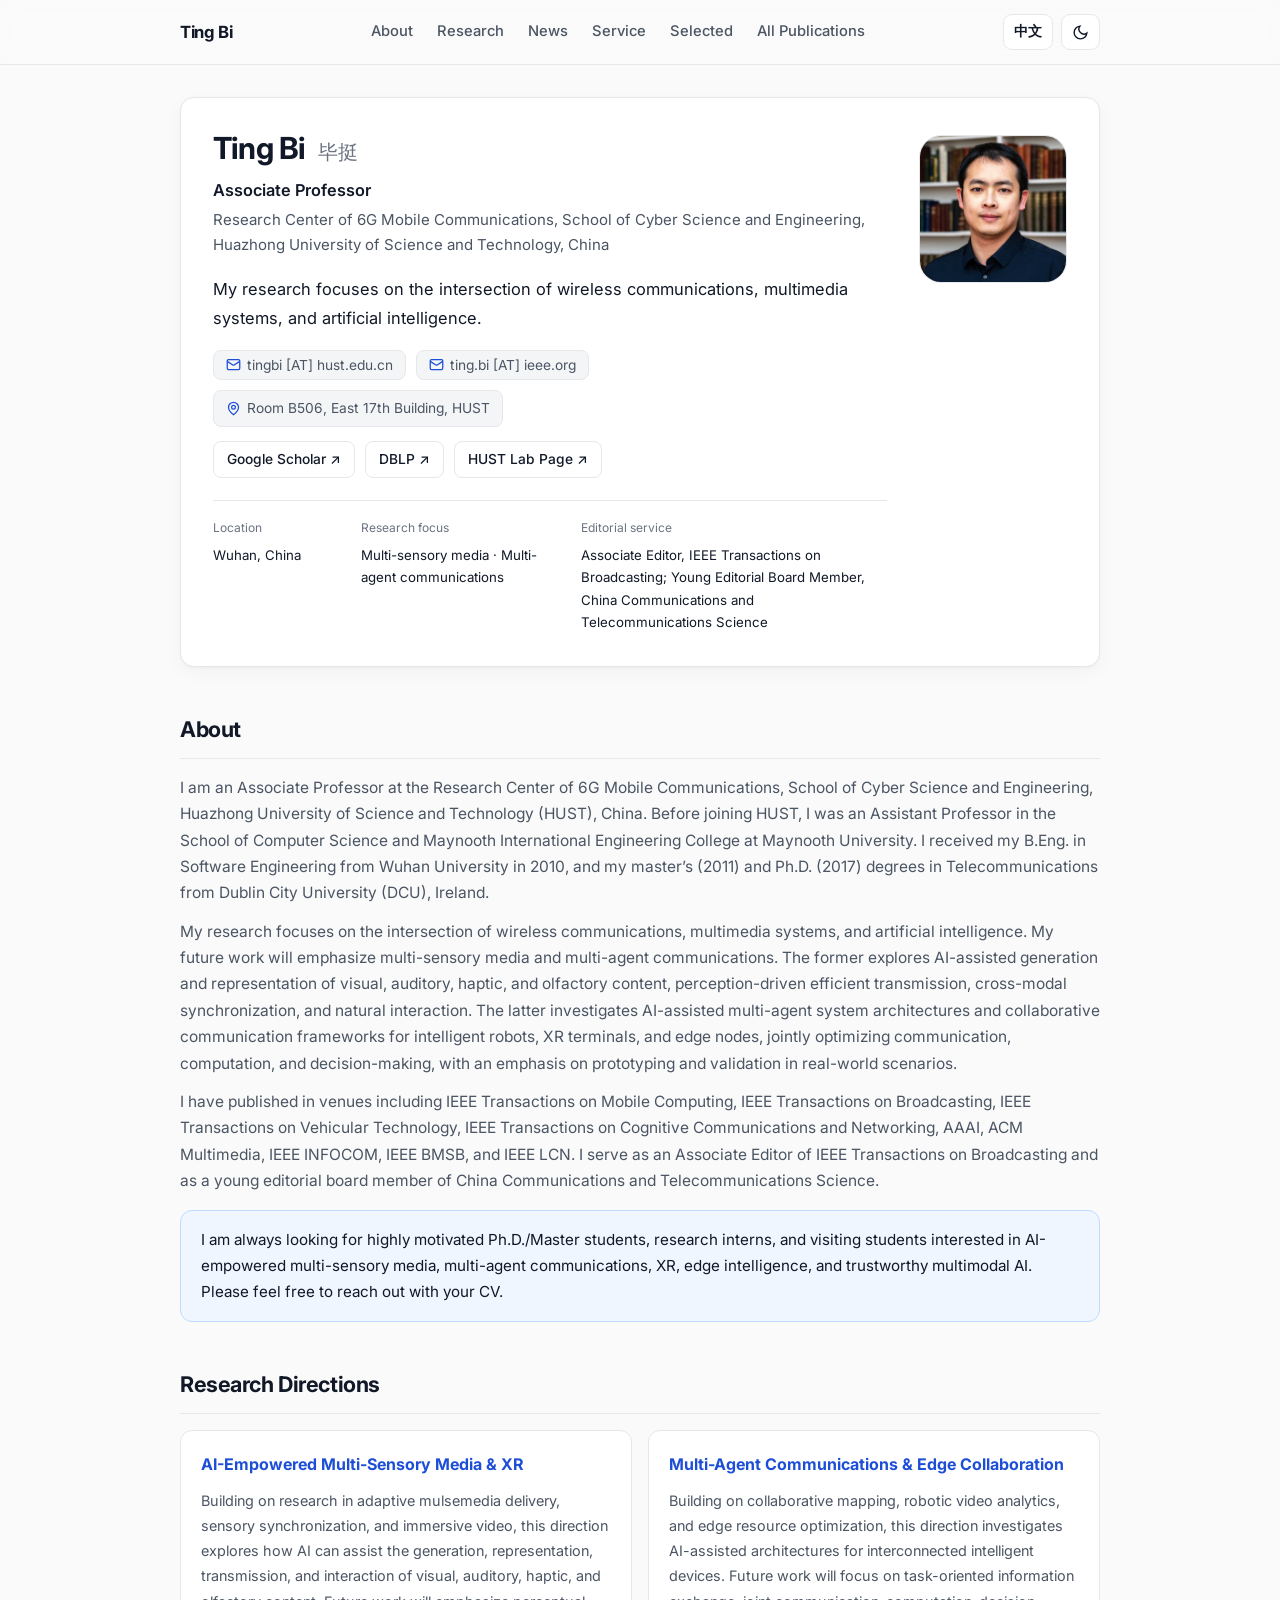
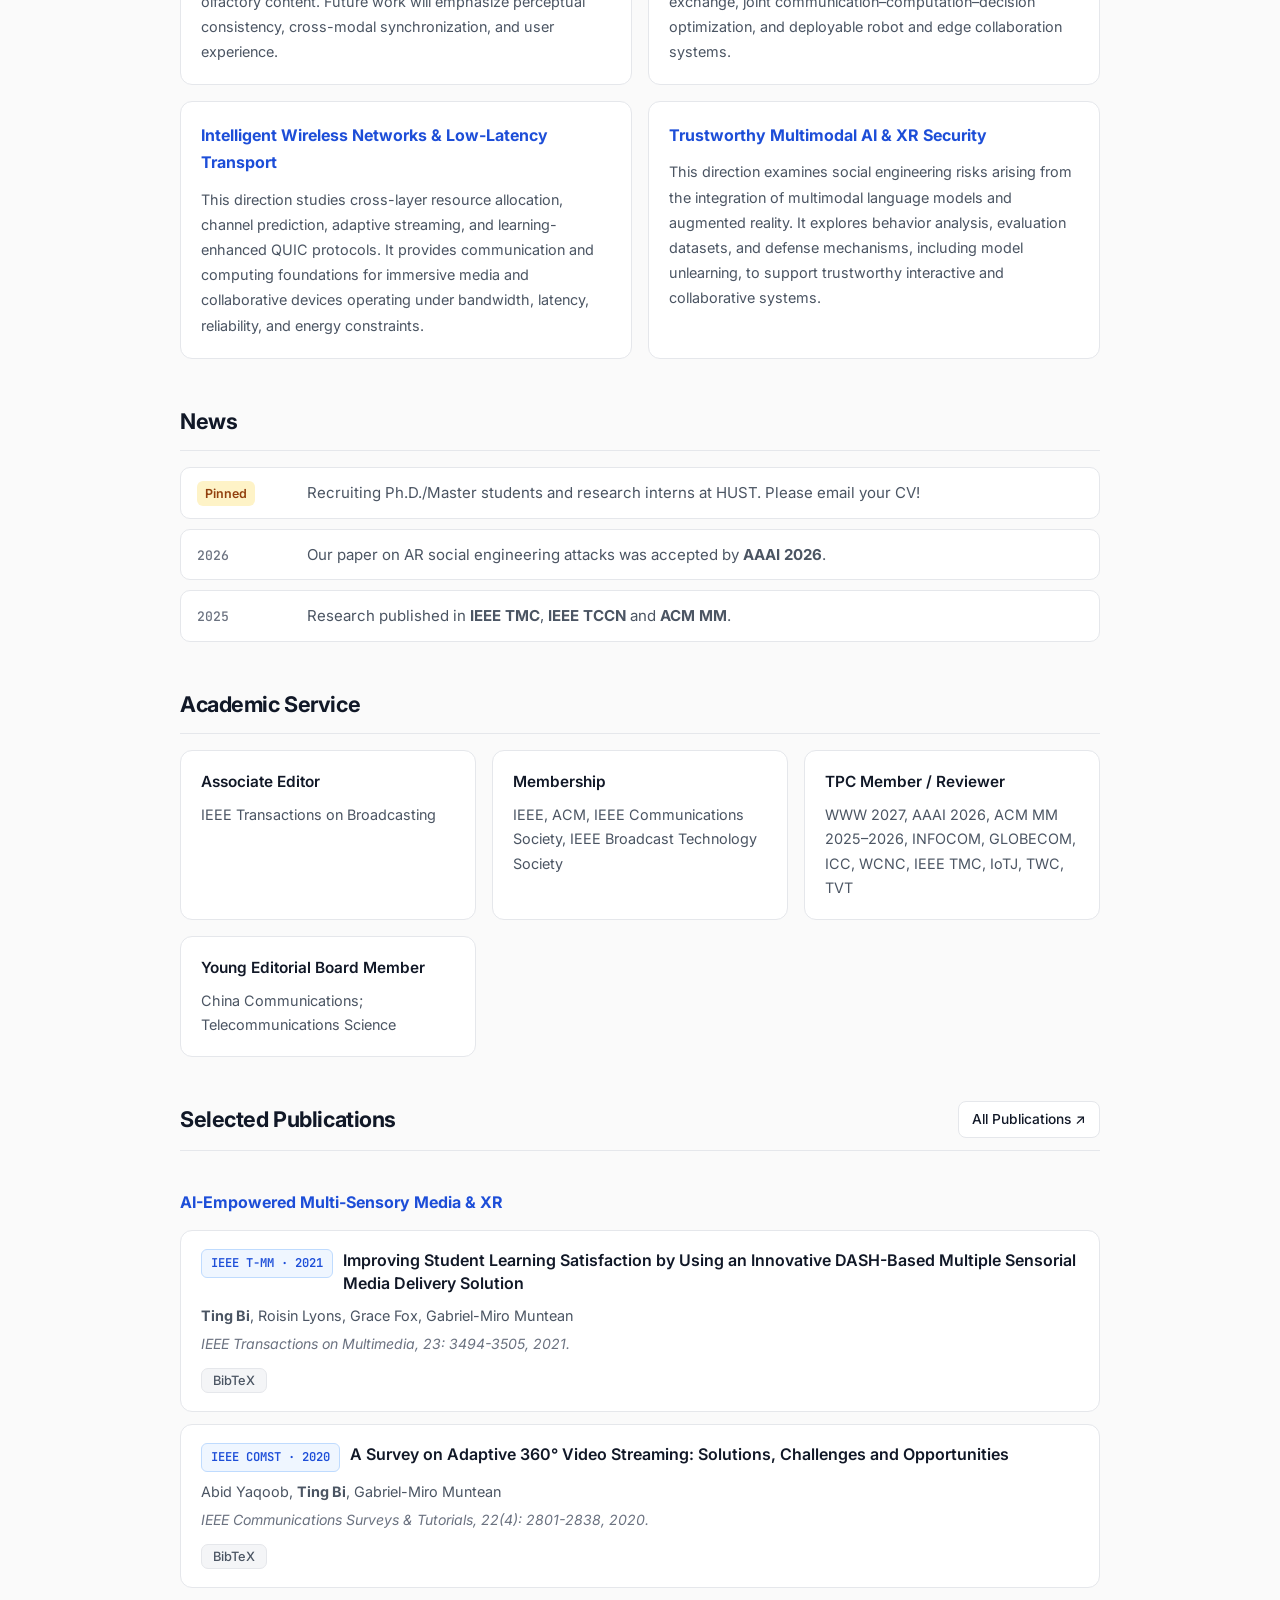
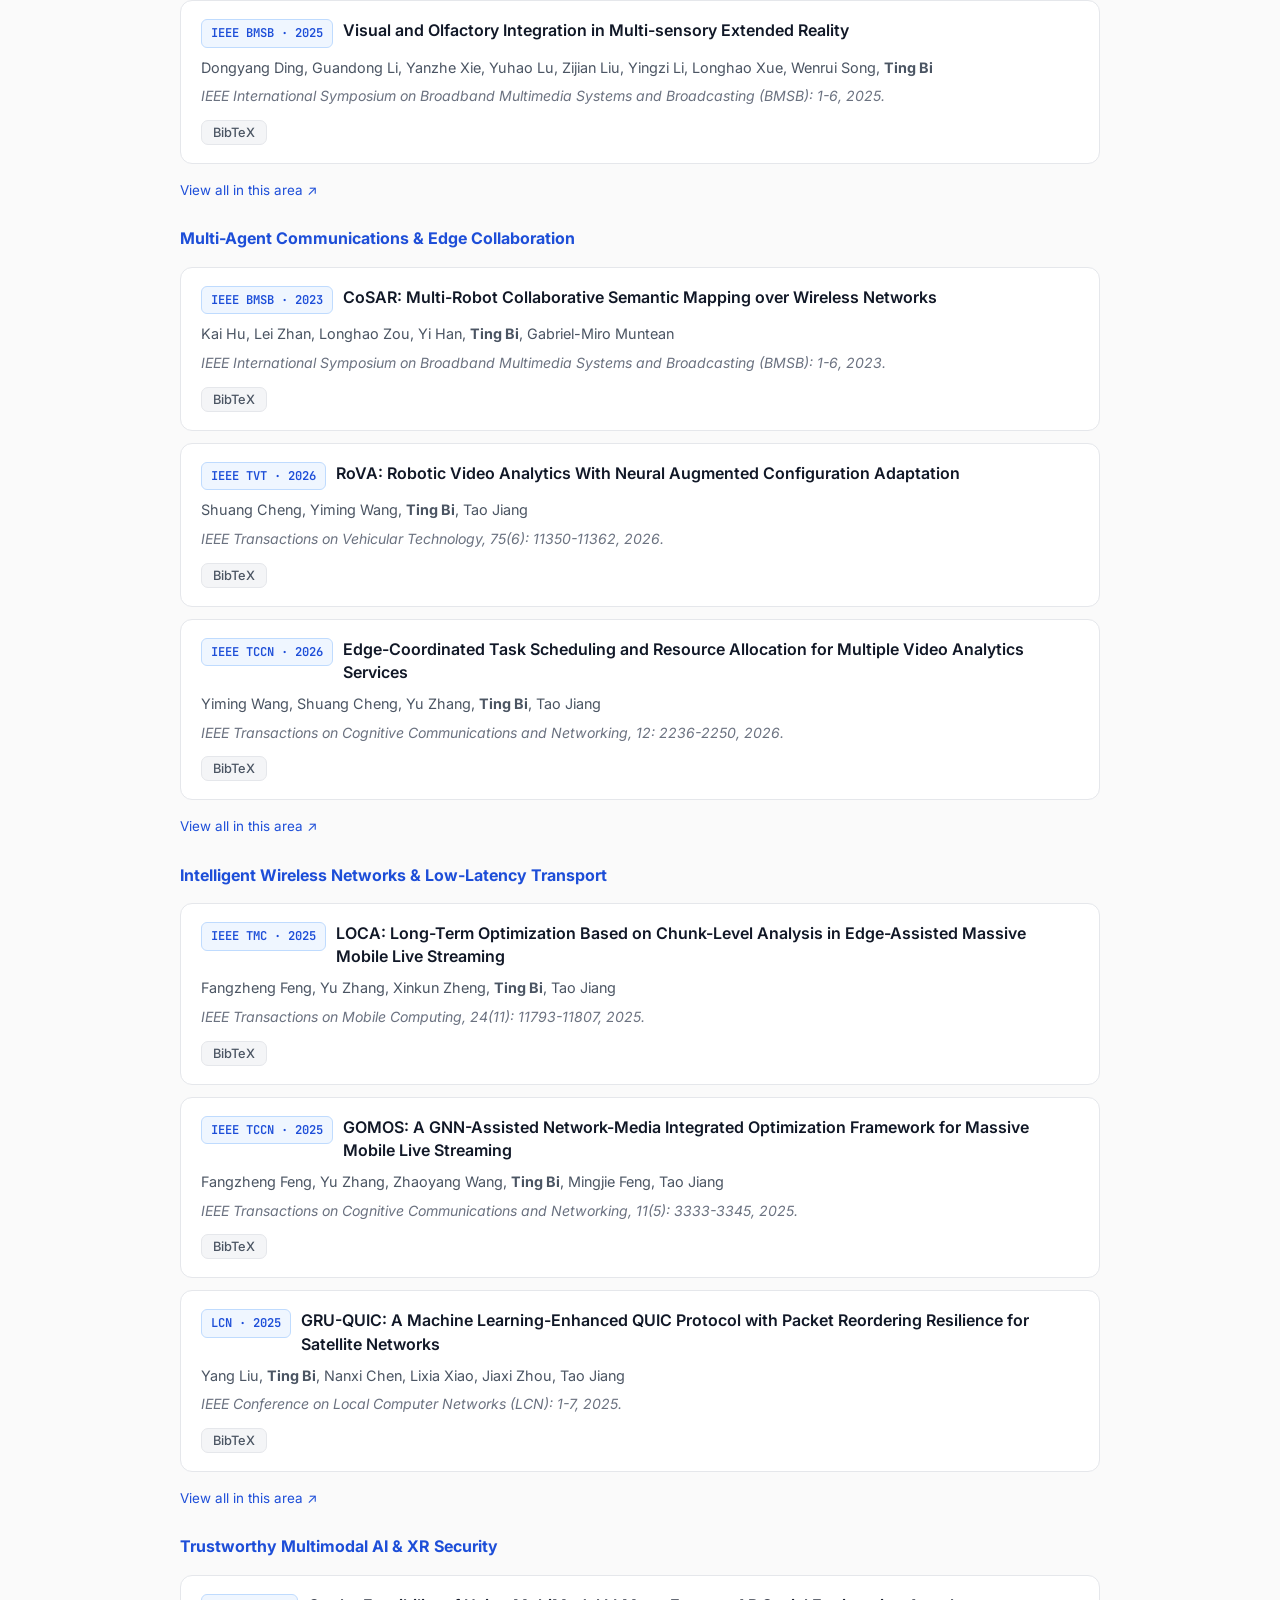
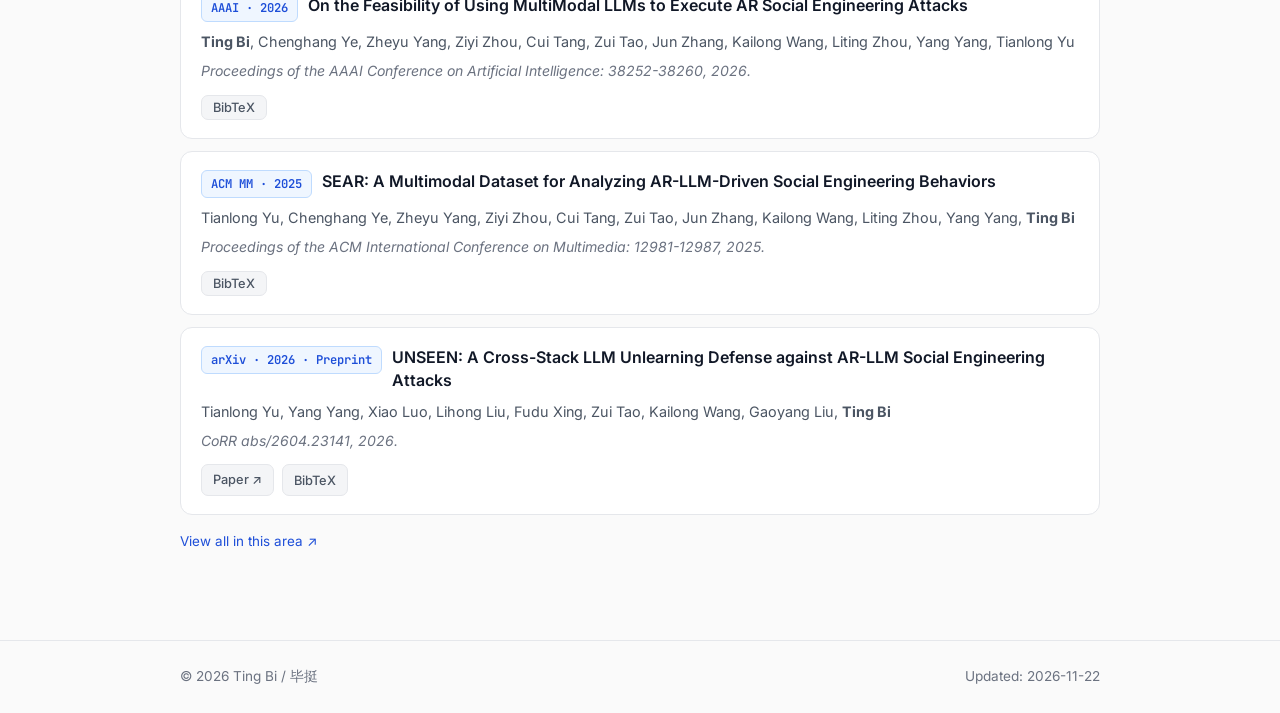
<file: index.html>
<!DOCTYPE html>

<html data-theme="light" lang="en">
<head>
<meta charset="utf-8"/>
<meta content="width=device-width, initial-scale=1.0" name="viewport"/>
<title>Ting Bi (毕挺) | Associate Professor, HUST</title>
<meta content="Academic homepage of Ting Bi (毕挺), Associate Professor at the School of Cyber Science and Engineering, Huazhong University of Science and Technology (HUST)." name="description"/>
<meta content="Ting Bi, 毕挺, HUST, 6G, Multimedia, AR, XR, QoE, Multimodal LLM, AI Security" name="keywords"/>
<link href="data:image/svg+xml,&lt;svg xmlns='http://www.w3.org/2000/svg' viewBox='0 0 100 100'&gt;&lt;rect width='100' height='100' rx='22' fill='%231d4ed8'/&gt;&lt;text x='50%' y='54%' dominant-baseline='central' text-anchor='middle' fill='white' font-family='sans-serif' font-weight='700' font-size='44'&gt;TB&lt;/text&gt;&lt;/svg&gt;" rel="icon" type="image/svg+xml"/>
<link href="https://fonts.googleapis.com" rel="preconnect"/>
<link crossorigin="" href="https://fonts.gstatic.com" rel="preconnect"/>
<link href="https://fonts.googleapis.com/css2?family=Inter:wght@400;500;600;700&amp;family=JetBrains+Mono:wght@400;500&amp;display=swap" rel="stylesheet"/>
<link href="style.css" rel="stylesheet"/>


</head>
<body data-page="home">
<header class="navbar" id="navbar">
<div class="container nav-inner">
<a class="nav-brand" href="#top" id="nav-brand">Ting Bi</a>
<nav aria-label="Main Navigation" class="nav-links" id="nav-links"><a data-i18n="nav.about" href="#about">About</a><a data-i18n="nav.research" href="#research">Research</a><a data-i18n="nav.news" href="#news">News</a><a data-i18n="nav.service" href="#service">Service</a><a data-i18n="nav.publications" href="#publications">Selected</a><a data-i18n="nav.all" href="publications.html">All Publications</a></nav>
<div class="nav-actions">
<button aria-label="Switch Language" class="icon-btn lang-btn" id="lang-toggle" type="button">
          中文
        </button>
<button aria-label="Toggle Dark Mode" class="icon-btn" id="theme-toggle" title="Toggle theme" type="button">
<svg class="icon-sun" fill="none" stroke="currentColor" stroke-width="2" viewbox="0 0 24 24">
<circle cx="12" cy="12" r="4"></circle>
<path d="M12 2v2M12 20v2M4.93 4.93l1.41 1.41M17.66 17.66l1.41 1.41M2 12h2M20 12h2M6.34 17.66l-1.41 1.41M19.07 4.93l-1.41 1.41"></path>
</svg>
<svg class="icon-moon" fill="none" stroke="currentColor" stroke-width="2" viewbox="0 0 24 24">
<path d="M21 12.79A9 9 0 1 1 11.21 3 7 7 0 0 0 21 12.79z"></path>
</svg>
</button>
<button aria-label="Toggle Menu" class="icon-btn mobile-only" id="menu-toggle" type="button">
<svg fill="none" stroke="currentColor" stroke-width="2" viewbox="0 0 24 24">
<line x1="3" x2="21" y1="6" y2="6"></line>
<line x1="3" x2="21" y1="12" y2="12"></line>
<line x1="3" x2="21" y1="18" y2="18"></line>
</svg>
</button>
</div>
</div>
</header>
<main class="container main-layout" id="top">
<section aria-label="Profile" class="hero-card">

<div class="hero-info">
<div class="hero-name-row">
<h1 id="profile-name">Ting Bi</h1>
<span class="name-secondary" id="profile-name-secondary">毕挺</span>
</div>
<p class="hero-role" id="profile-role"></p>
<p class="hero-affil" id="profile-affil"></p><p class="profile-tagline" id="profile-tagline"></p>
<div class="hero-meta">
<button class="meta-chip copy-email-btn" id="copy-email-btn" title="Click to copy email" type="button">
<svg fill="none" stroke="currentColor" stroke-width="2" viewbox="0 0 24 24">
<rect height="16" rx="2" width="20" x="2" y="4"></rect>
<path d="m22 7-8.97 5.7a1.94 1.94 0 0 1-2.06 0L2 7"></path>
</svg>
<span id="profile-email-display">tingbi [AT] hust.edu.cn</span>
</button><button class="meta-chip copy-email-btn" id="copy-ieee-email-btn" title="Click to copy email" type="button">
<svg fill="none" stroke="currentColor" stroke-width="2" viewbox="0 0 24 24">
<rect height="16" rx="2" width="20" x="2" y="4"></rect>
<path d="m22 7-8.97 5.7a1.94 1.94 0 0 1-2.06 0L2 7"></path>
</svg>
<span id="ieee-email-display">ting.bi [AT] ieee.org</span>
</button>
<span class="meta-chip">
<svg fill="none" stroke="currentColor" stroke-width="2" viewbox="0 0 24 24">
<path d="M20 10c0 6-8 12-8 12s-8-6-8-12a8 8 0 0 1 16 0Z"></path>
<circle cx="12" cy="10" r="3"></circle>
</svg>
<span id="profile-office"></span>
</span>
</div>
<div class="hero-links" id="profile-links"></div>
<dl class="profile-facts" id="profile-facts"></dl></div>
<div class="avatar-wrap">
<img alt="Ting Bi" class="avatar-img" onerror="this.style.display='none'; this.nextElementSibling.style.display='flex';" src="assets/avatar.jpg"/>
<div aria-hidden="true" class="avatar-fallback">TB</div>
</div></section>





<section class="section-block" id="about">
<h2 class="section-title" data-i18n="sections.about">About</h2>
<div class="about-content" id="about-content"></div>
<div class="recruiting-banner" id="recruiting-banner"></div>


</section><section class="section-block" id="research"><h2 class="section-title" data-i18n="sections.research">Research Directions</h2><div class="research-grid" id="interests-list"></div></section><section class="section-block" id="news">
<h2 class="section-title" data-i18n="sections.news">News</h2>
<ul class="news-list" id="news-list"></ul>
</section><section class="section-block" id="service">
<h2 class="section-title" data-i18n="sections.service">Academic Service</h2>
<div class="service-grid" id="service-list"></div>
</section><section class="section-block" id="publications">
<div class="section-header-row">
<div>
<h2 class="section-title" data-i18n="sections.publications">Publications</h2>
<p class="section-note" hidden="" id="pub-note"></p>
</div>
<div class="pub-controls" hidden="">
<div class="filter-group" id="pub-filter-group" role="tablist">
<button class="filter-btn active" data-filter="all" data-i18n="pub.all">All</button>
<button class="filter-btn" data-filter="journal" data-i18n="pub.journal">Journal</button>
<button class="filter-btn" data-filter="conference" data-i18n="pub.conference">Conference</button>
</div>
<input aria-label="Filter publications" class="pub-search" id="pub-search" placeholder="Filter by keyword or venue..." type="search"/>
</div>
<a class="social-link" href="publications.html" id="all-publications-link">All Publications ↗</a></div>
<div id="publications-container"></div>
</section></main>
<footer class="footer">
<div class="container footer-inner">
<p id="footer-copy"></p>
<p id="footer-updated"></p>
</div>
</footer>
<div aria-live="polite" class="toast" id="toast" role="status"></div>



<script src="data.js"></script><script src="script.js"></script></body>
</html>
</file>
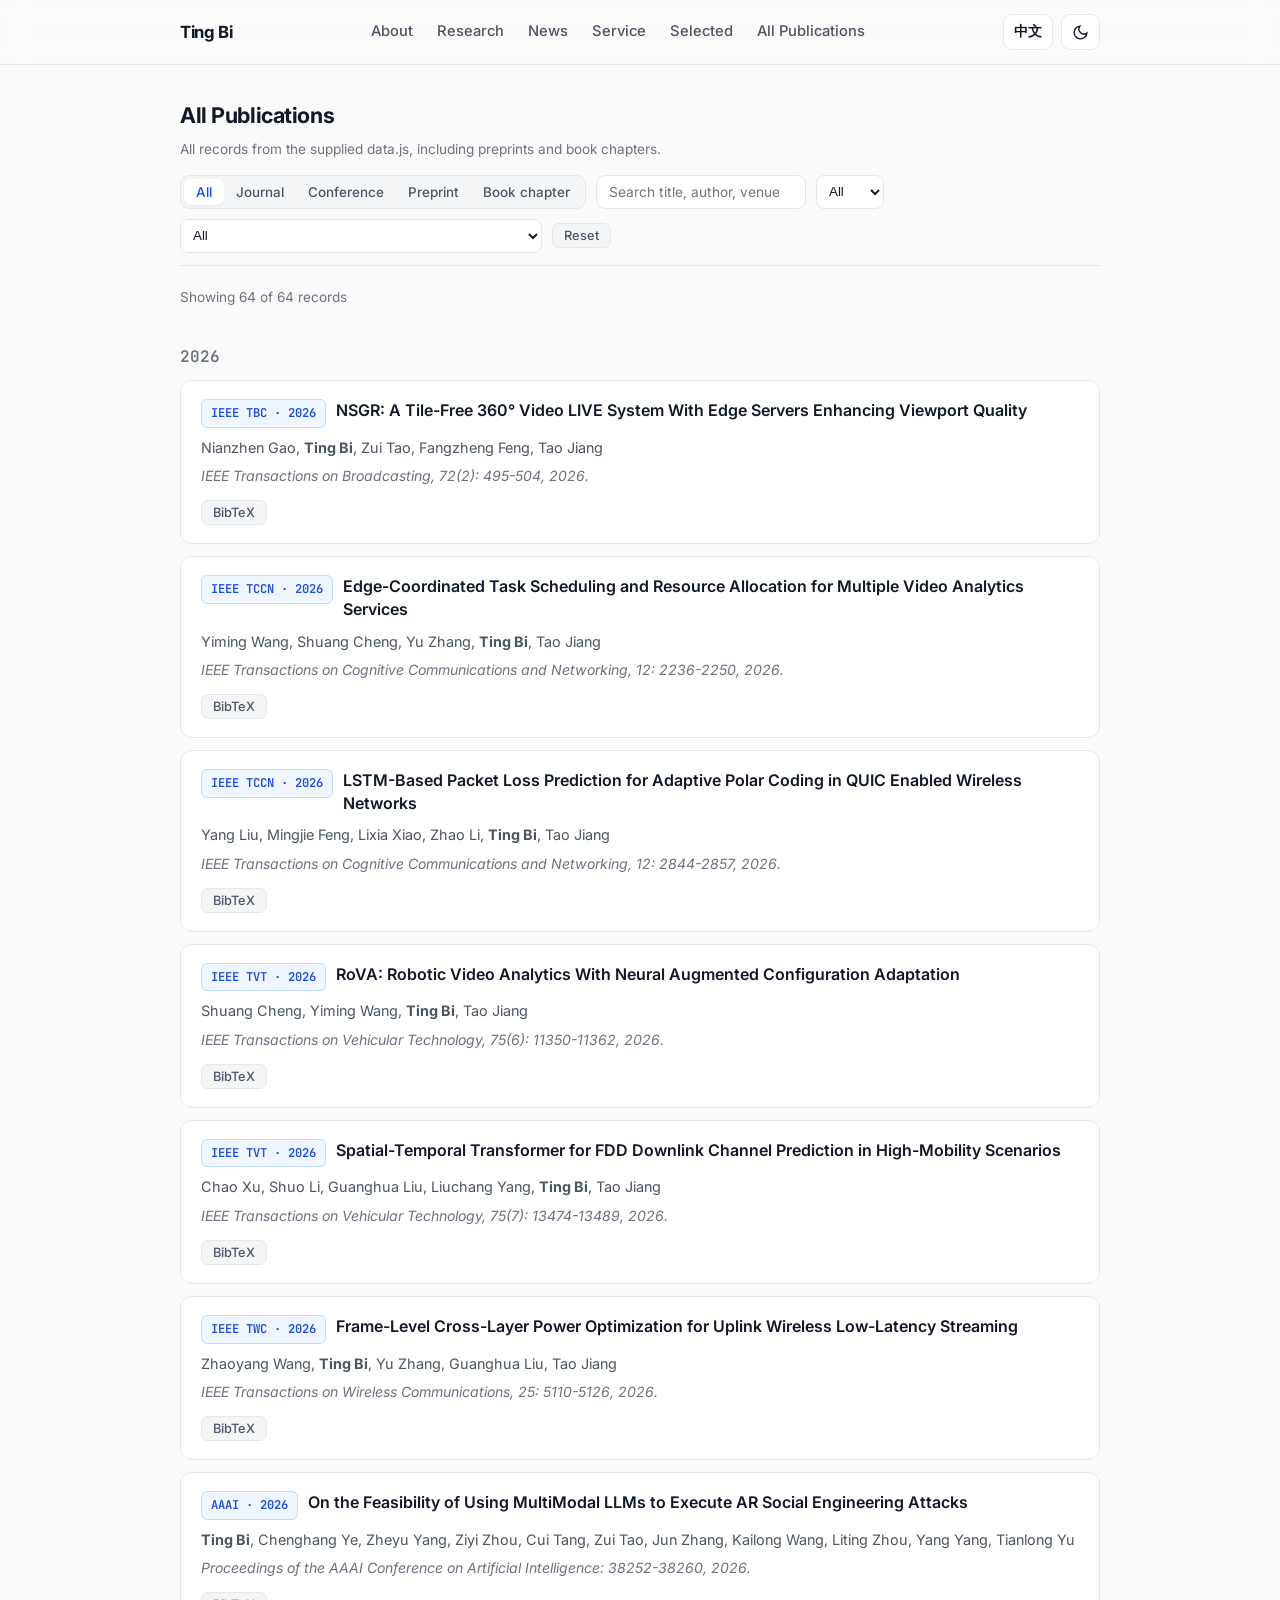
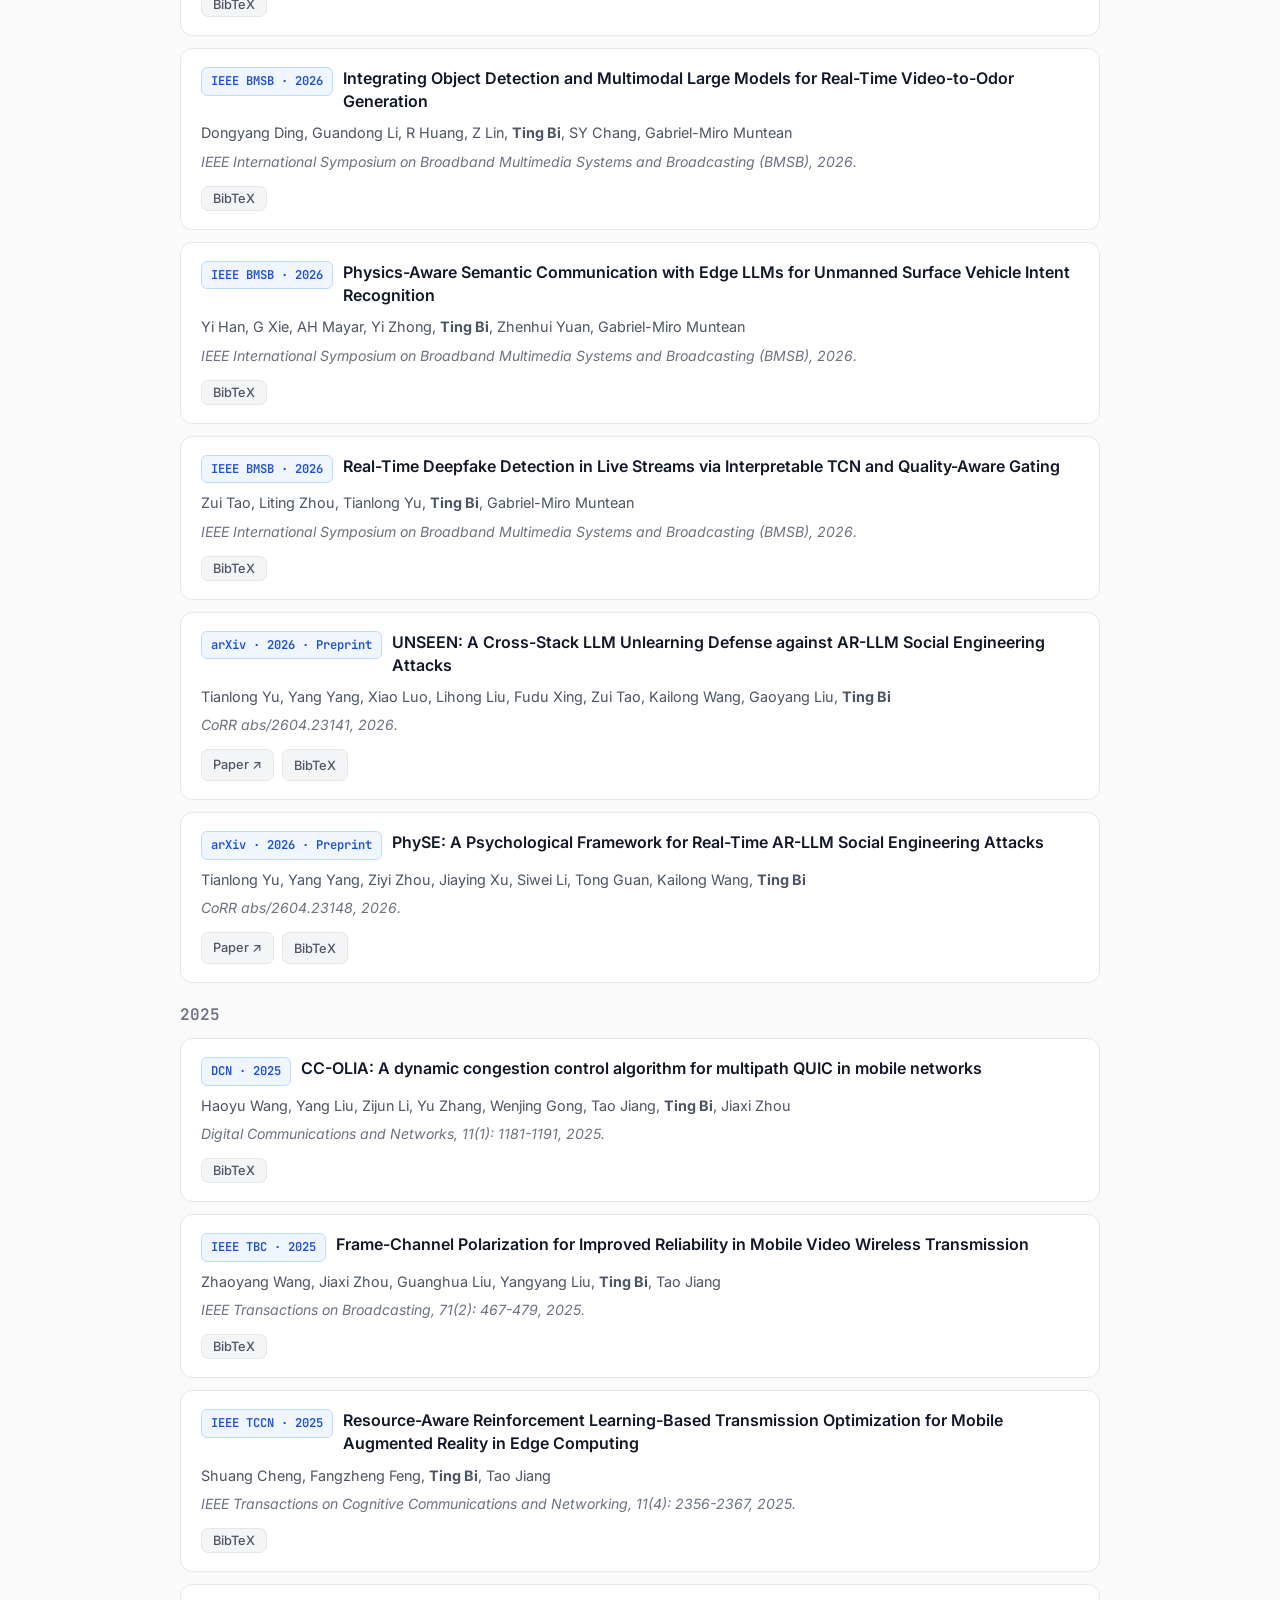
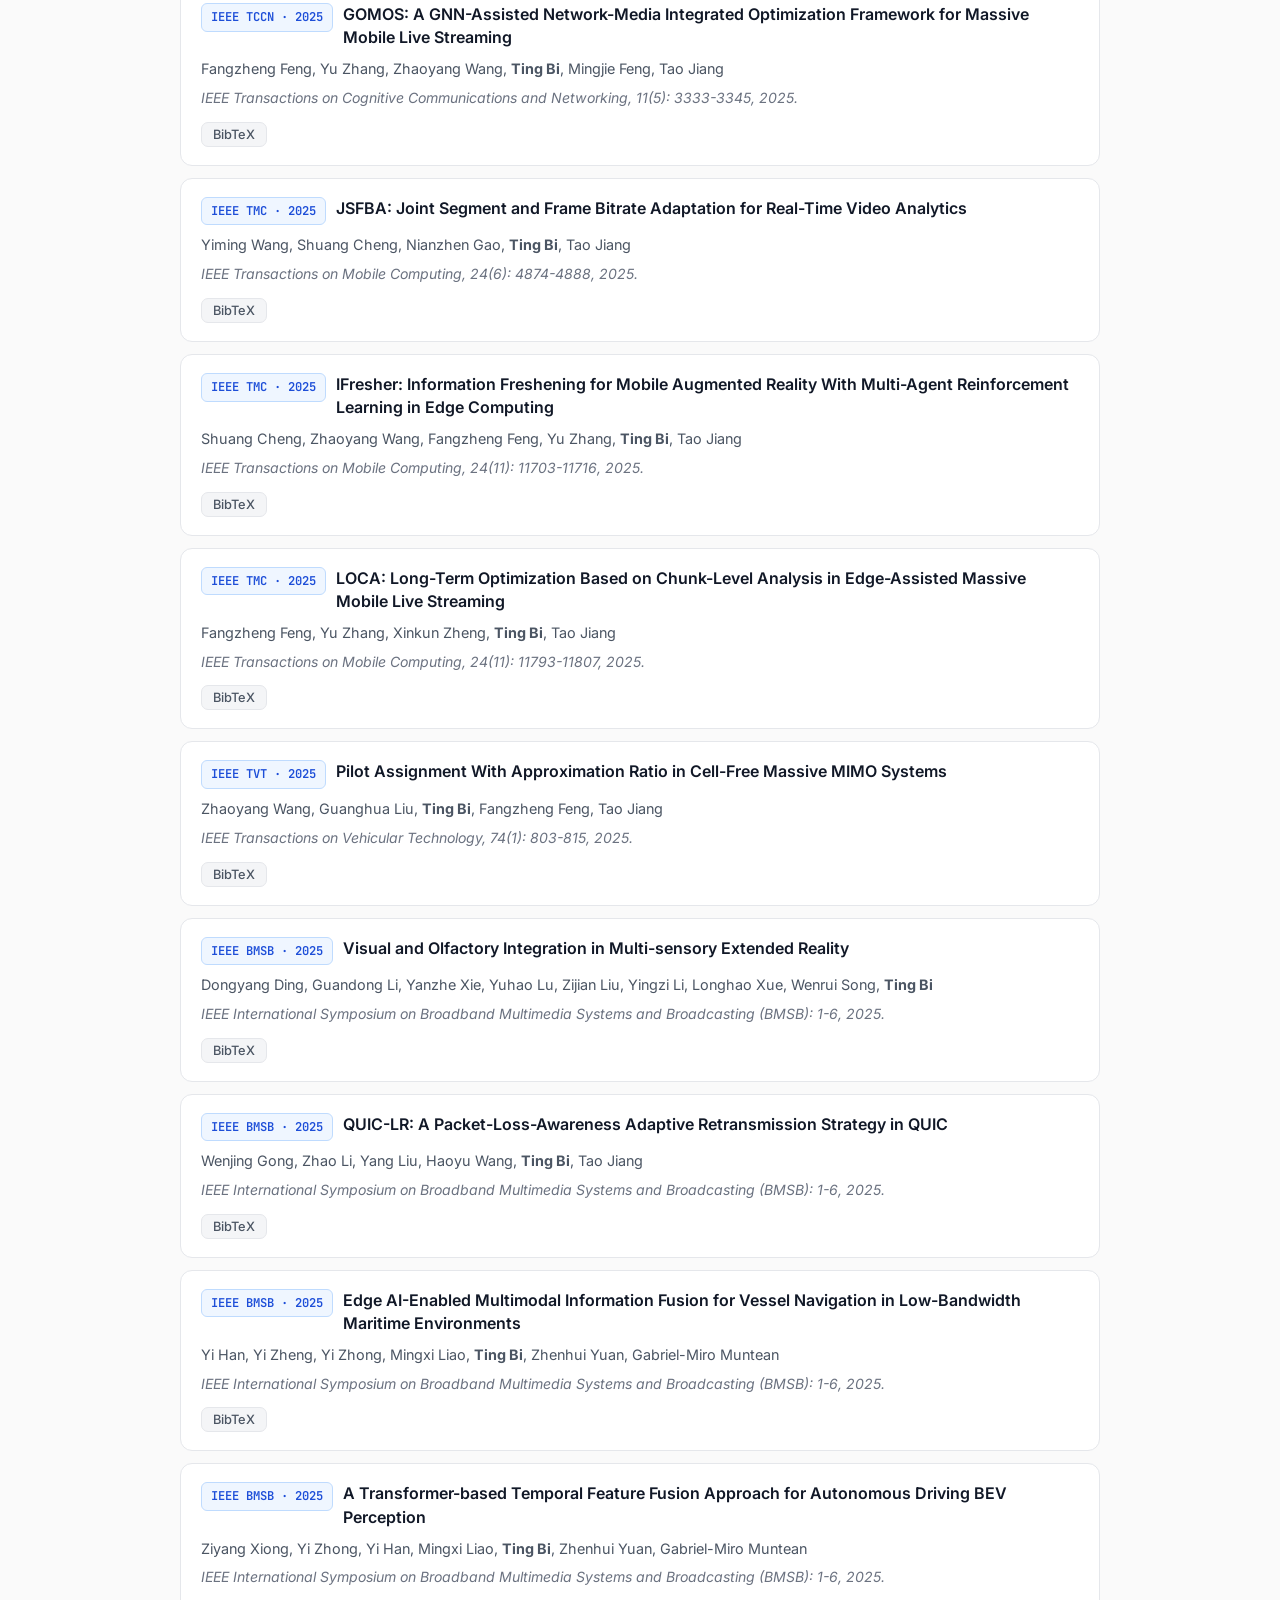
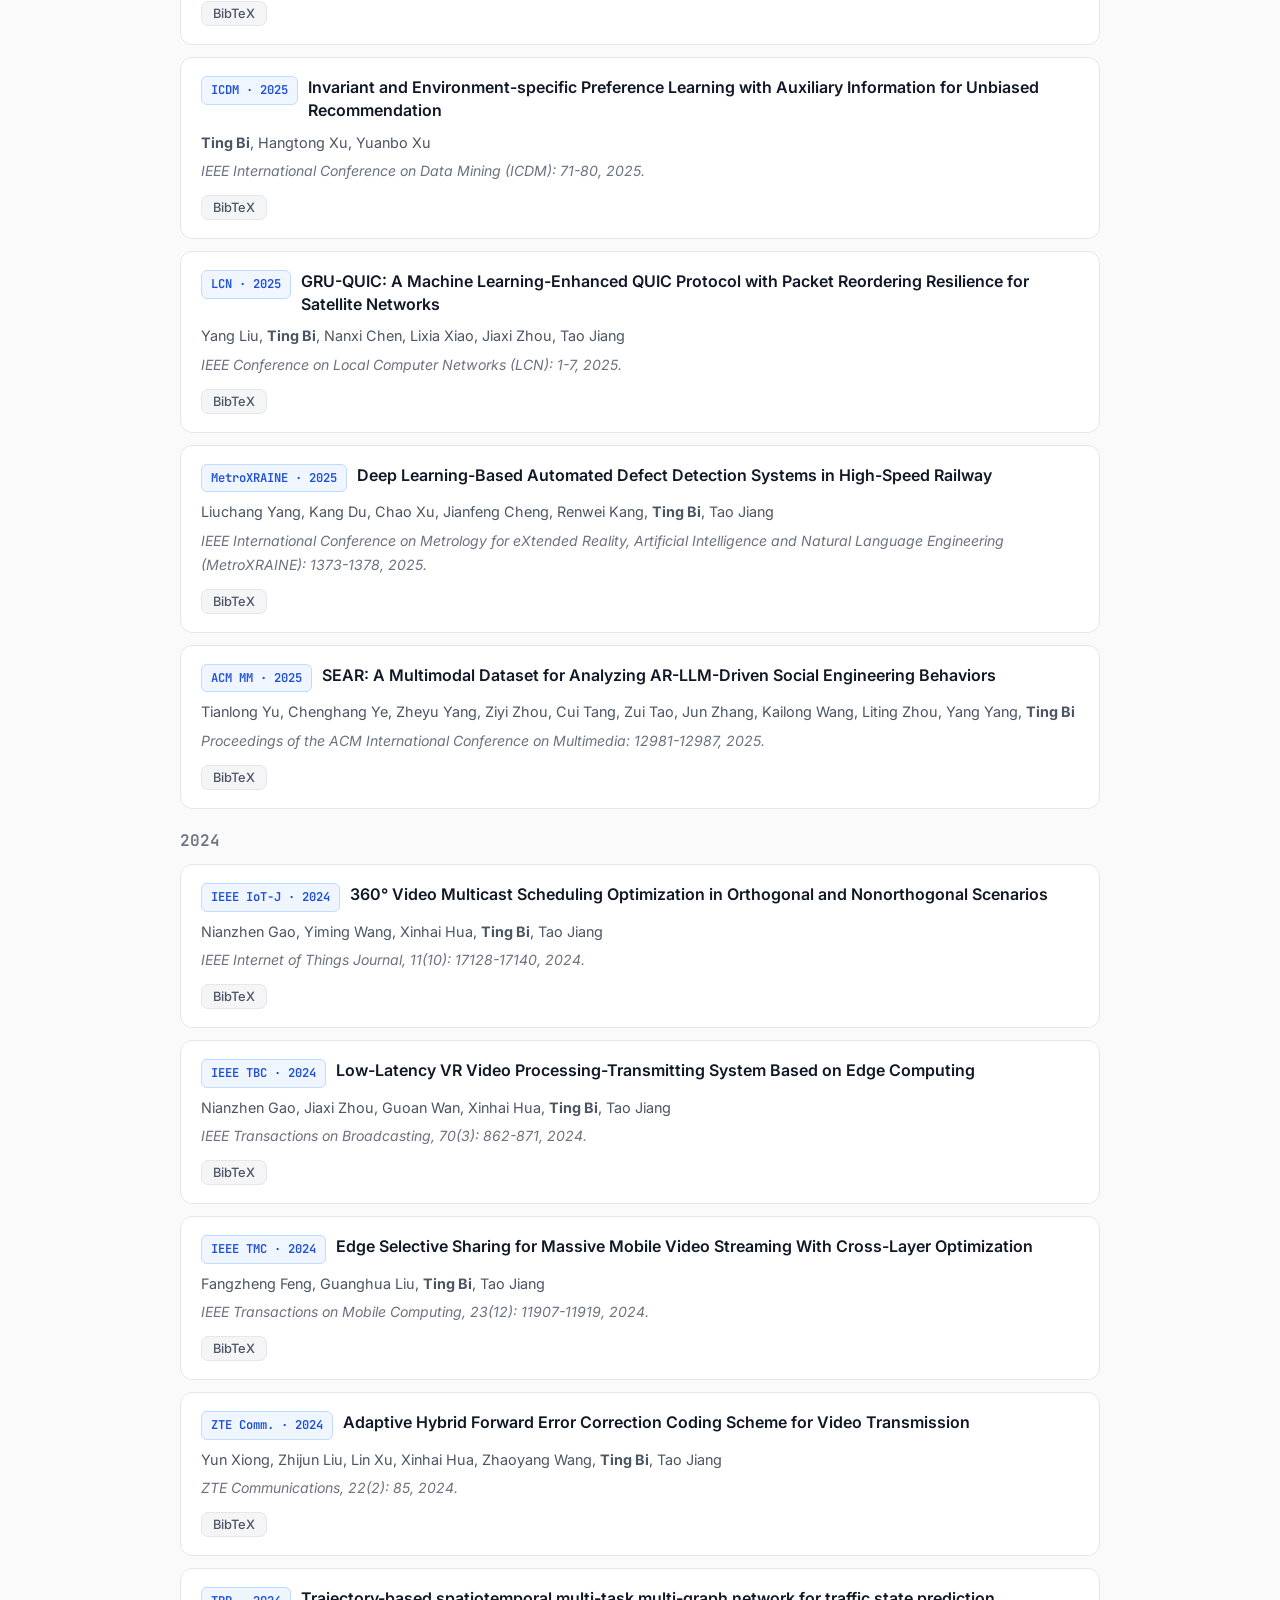
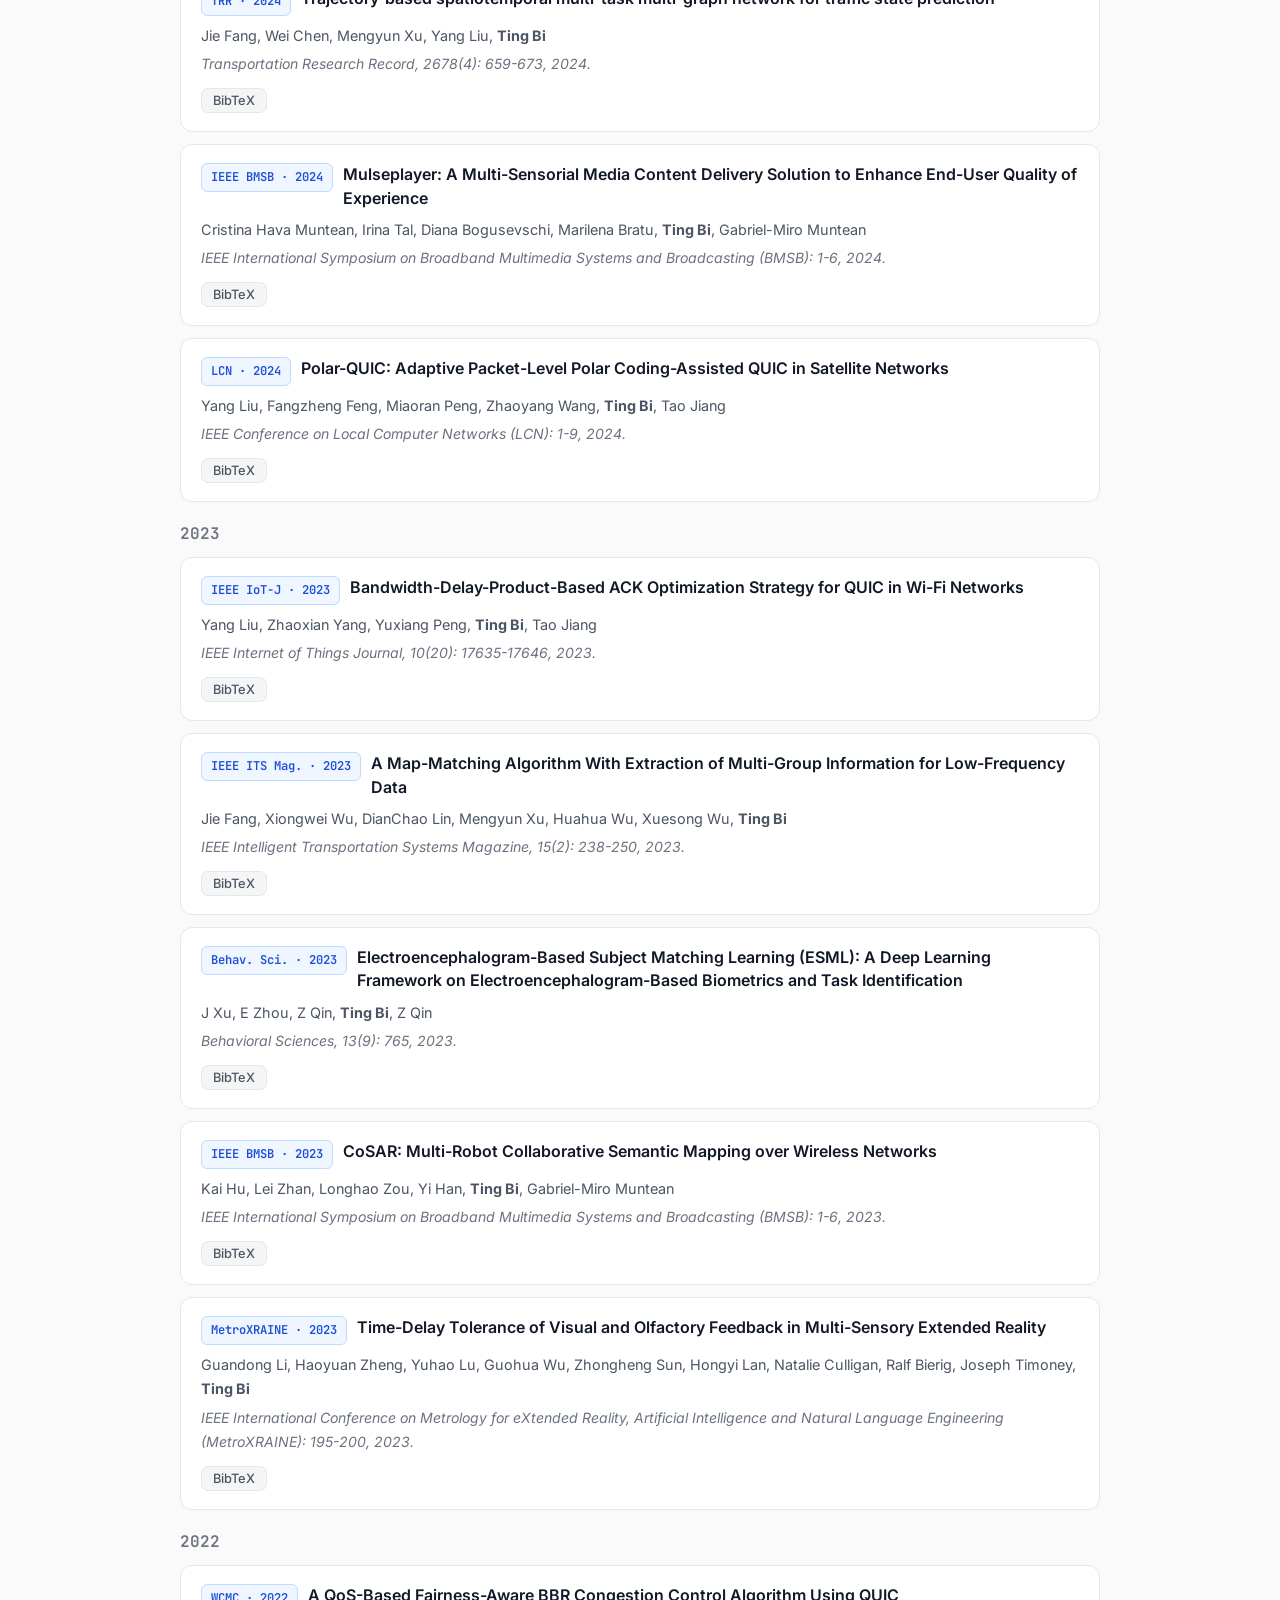
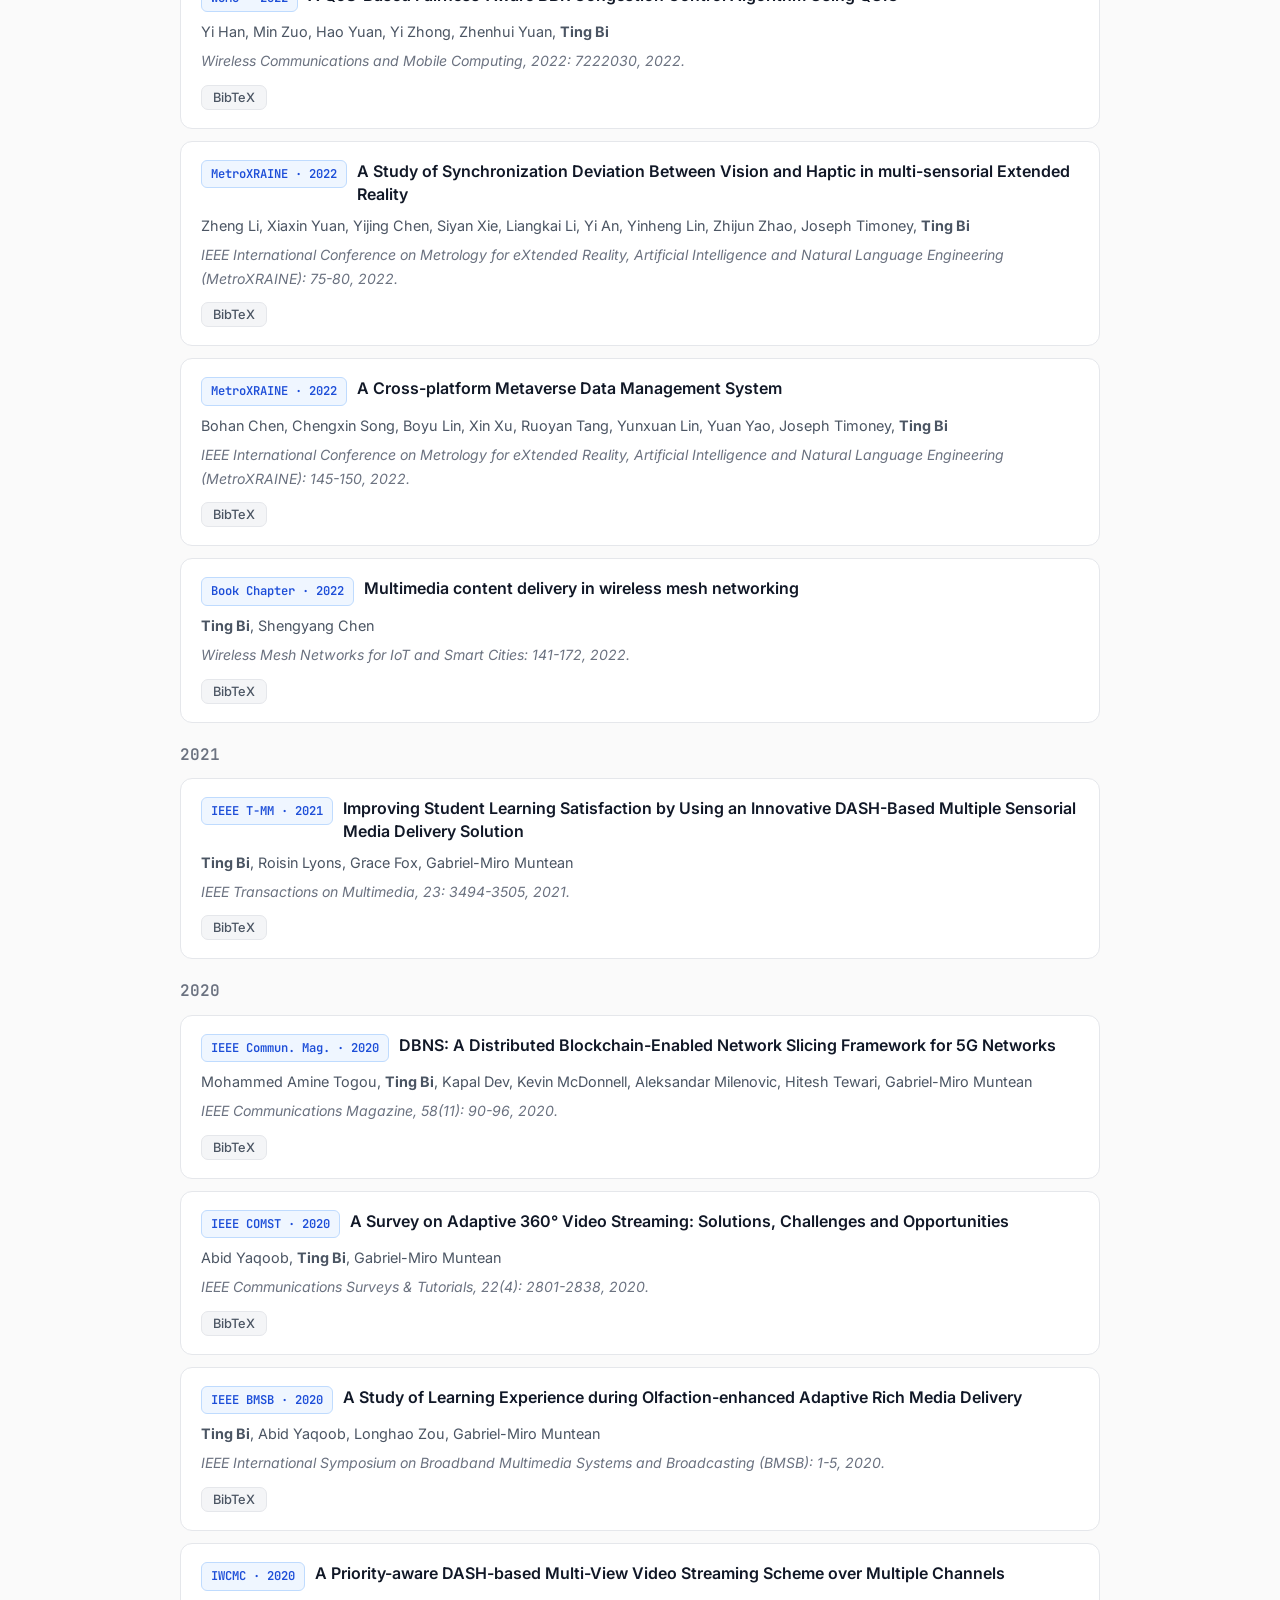
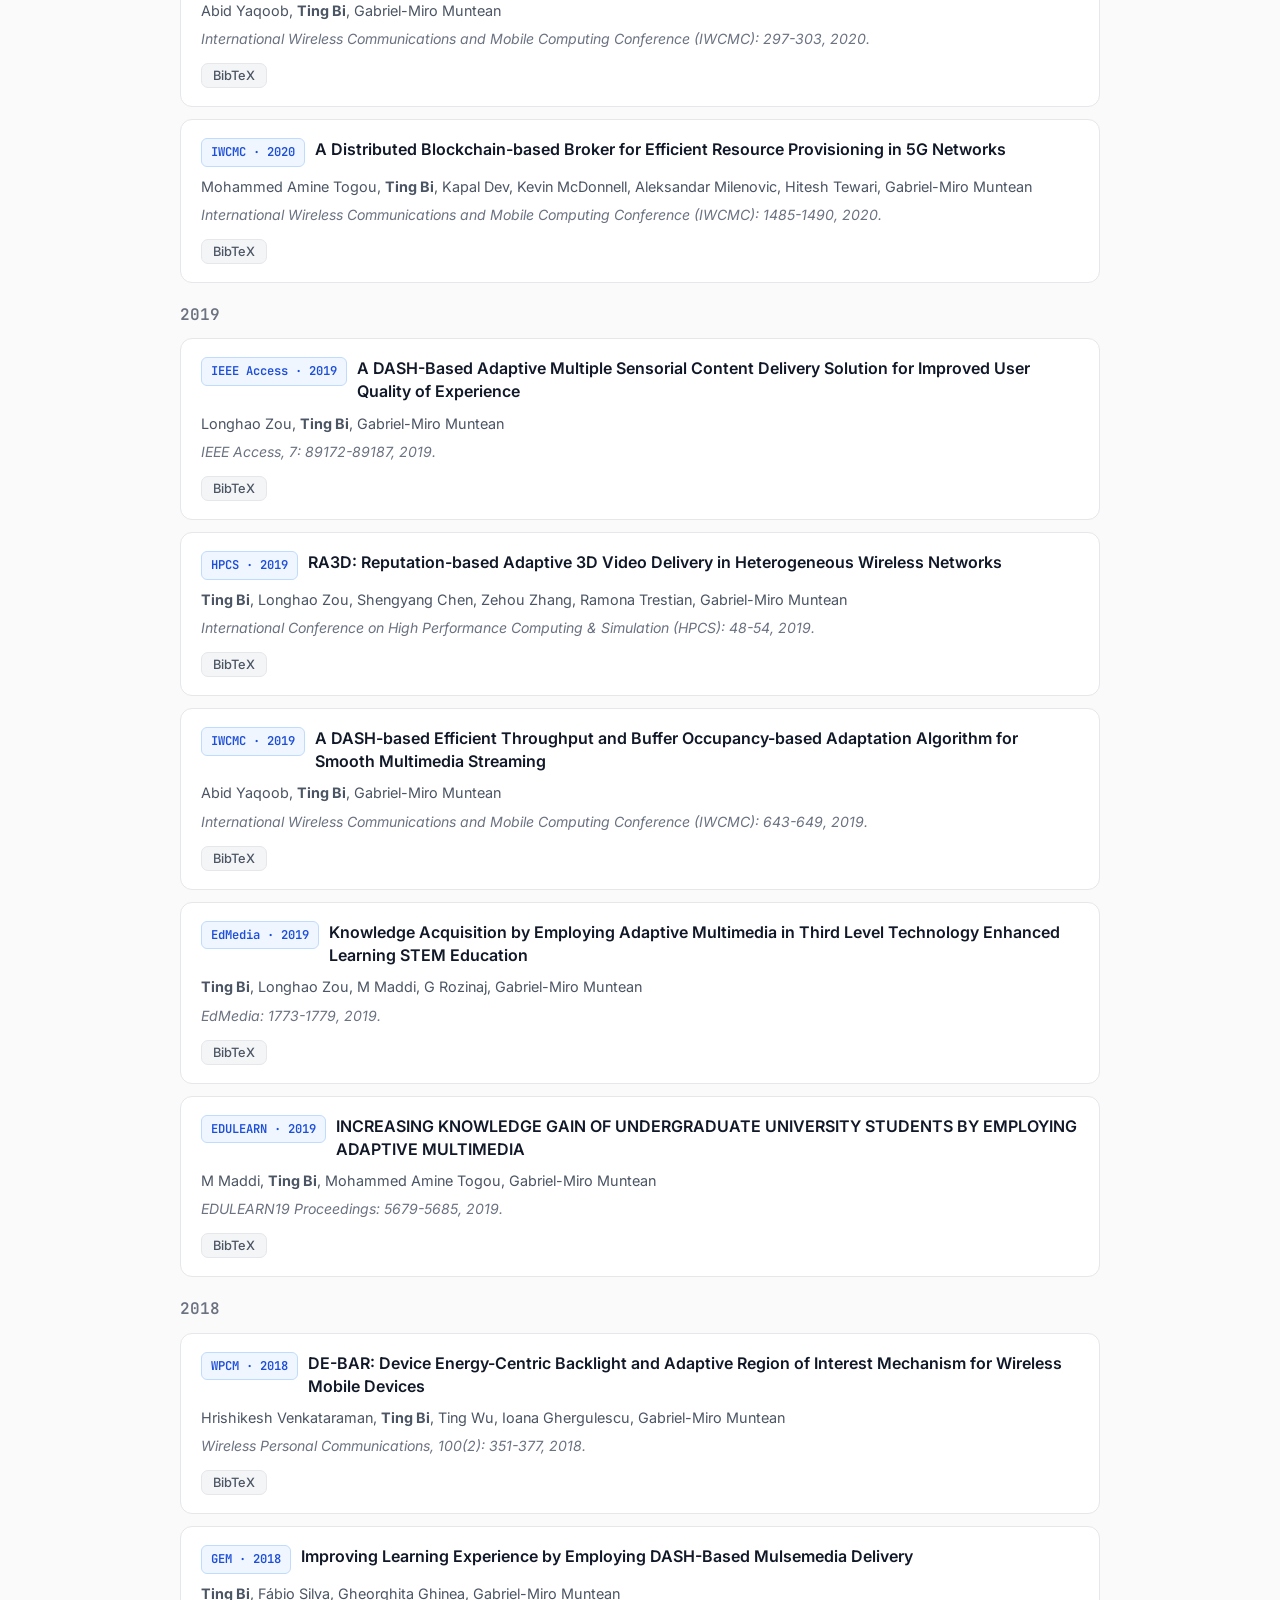
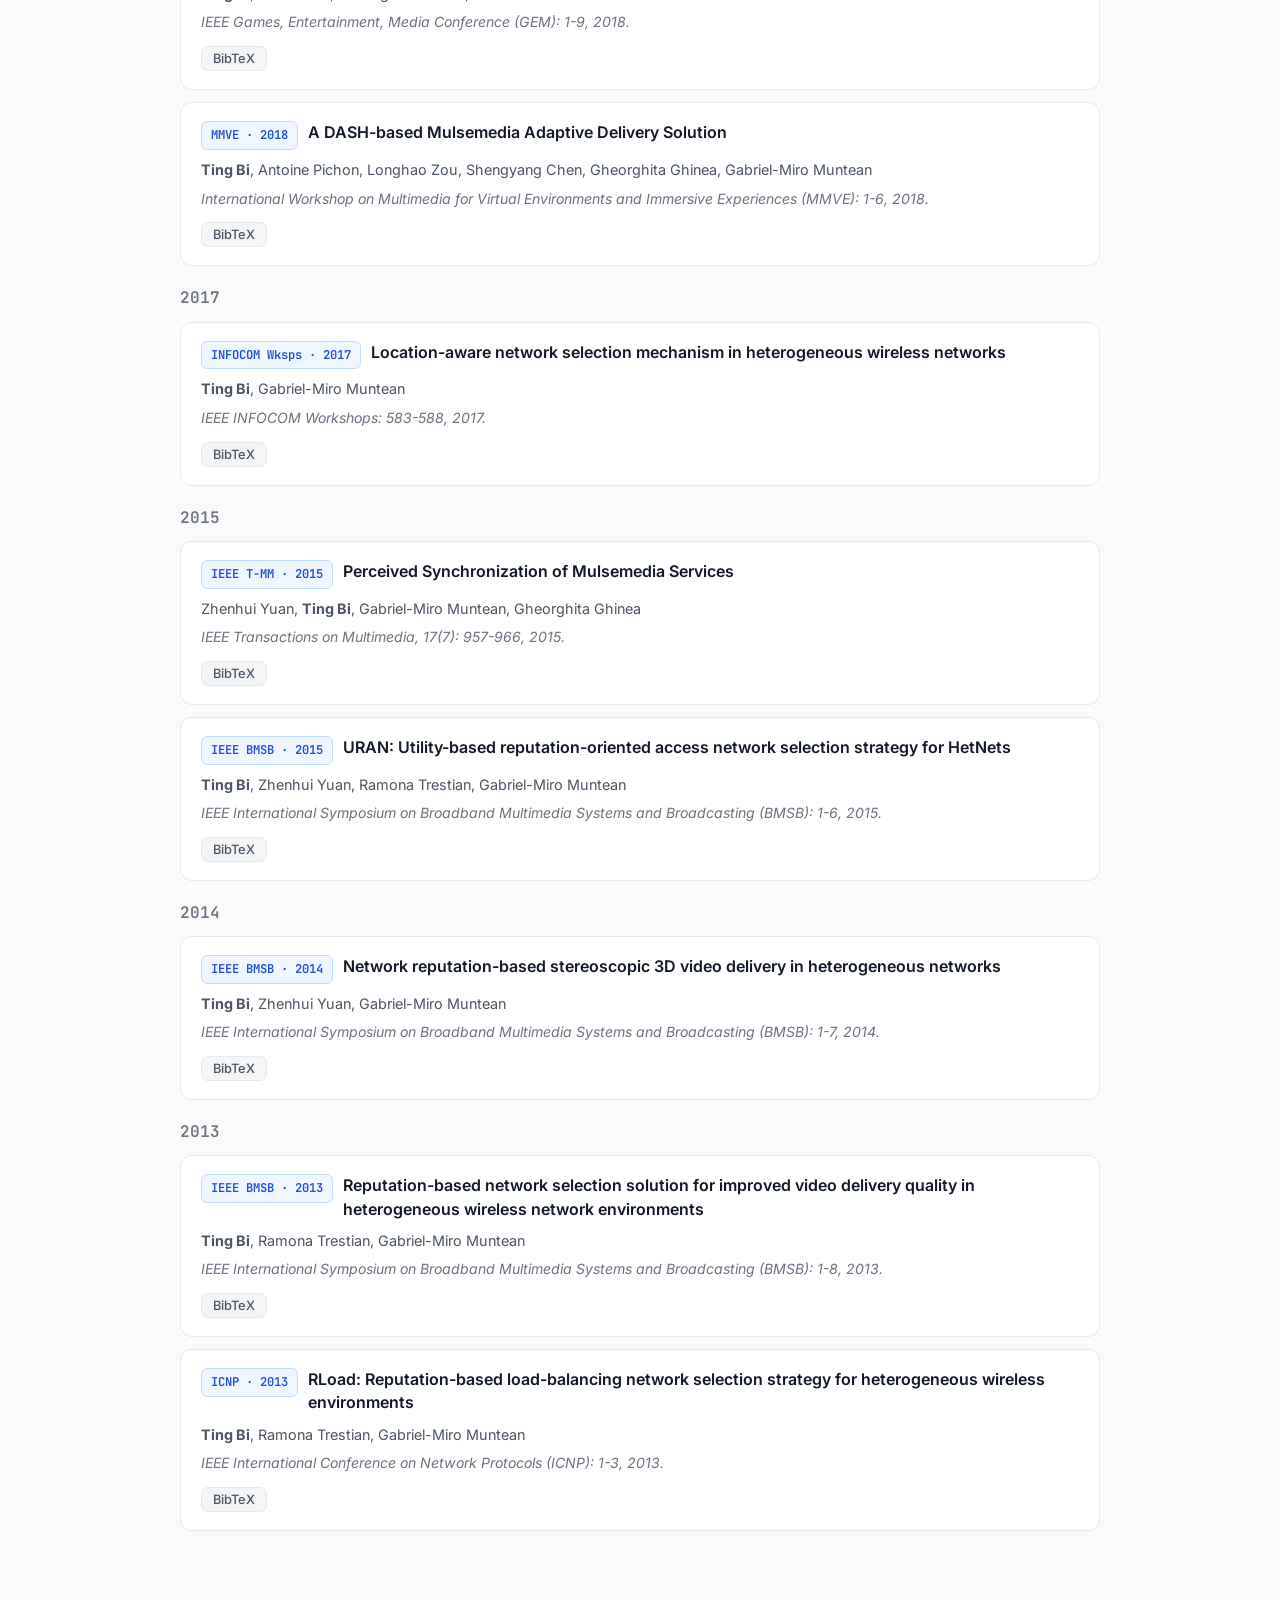
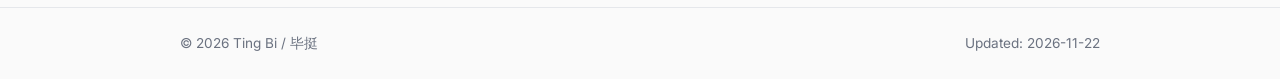
<file: publications.html>
<!DOCTYPE html>

<html data-theme="light" lang="en">
<head>
<meta charset="utf-8"/>
<meta content="width=device-width, initial-scale=1.0" name="viewport"/>
<title>Ting Bi (毕挺) | Associate Professor, HUST</title>
<meta content="Academic homepage of Ting Bi (毕挺), Associate Professor at the School of Cyber Science and Engineering, Huazhong University of Science and Technology (HUST)." name="description"/>
<meta content="Ting Bi, 毕挺, HUST, 6G, Multimedia, AR, XR, QoE, Multimodal LLM, AI Security" name="keywords"/>
<link href="data:image/svg+xml,&lt;svg xmlns='http://www.w3.org/2000/svg' viewBox='0 0 100 100'&gt;&lt;rect width='100' height='100' rx='22' fill='%231d4ed8'/&gt;&lt;text x='50%' y='54%' dominant-baseline='central' text-anchor='middle' fill='white' font-family='sans-serif' font-weight='700' font-size='44'&gt;TB&lt;/text&gt;&lt;/svg&gt;" rel="icon" type="image/svg+xml"/>
<link href="https://fonts.googleapis.com" rel="preconnect"/>
<link crossorigin="" href="https://fonts.gstatic.com" rel="preconnect"/>
<link href="https://fonts.googleapis.com/css2?family=Inter:wght@400;500;600;700&amp;family=JetBrains+Mono:wght@400;500&amp;display=swap" rel="stylesheet"/>
<link href="style.css" rel="stylesheet"/>
</head>
<body data-page="archive">
<header class="navbar" id="navbar">
<div class="container nav-inner">
<a class="nav-brand" href="index.html" id="nav-brand">Ting Bi</a>
<nav aria-label="Main Navigation" class="nav-links" id="nav-links"><a data-i18n="nav.about" href="index.html#about">About</a><a data-i18n="nav.research" href="index.html#research">Research</a><a data-i18n="nav.news" href="index.html#news">News</a><a data-i18n="nav.service" href="index.html#service">Service</a><a data-i18n="nav.publications" href="index.html#publications">Selected</a><a data-i18n="nav.all" href="publications.html">All Publications</a></nav>
<div class="nav-actions">
<button aria-label="Switch Language" class="icon-btn lang-btn" id="lang-toggle" type="button">
          中文
        </button>
<button aria-label="Toggle Dark Mode" class="icon-btn" id="theme-toggle" title="Toggle theme" type="button">
<svg class="icon-sun" fill="none" stroke="currentColor" stroke-width="2" viewbox="0 0 24 24">
<circle cx="12" cy="12" r="4"></circle>
<path d="M12 2v2M12 20v2M4.93 4.93l1.41 1.41M17.66 17.66l1.41 1.41M2 12h2M20 12h2M6.34 17.66l-1.41 1.41M19.07 4.93l-1.41 1.41"></path>
</svg>
<svg class="icon-moon" fill="none" stroke="currentColor" stroke-width="2" viewbox="0 0 24 24">
<path d="M21 12.79A9 9 0 1 1 11.21 3 7 7 0 0 0 21 12.79z"></path>
</svg>
</button>
<button aria-label="Toggle Menu" class="icon-btn mobile-only" id="menu-toggle" type="button">
<svg fill="none" stroke="currentColor" stroke-width="2" viewbox="0 0 24 24">
<line x1="3" x2="21" y1="6" y2="6"></line>
<line x1="3" x2="21" y1="12" y2="12"></line>
<line x1="3" x2="21" y1="18" y2="18"></line>
</svg>
</button>
</div>
</div>
</header>
<main class="container main-layout" id="top">

<section class="section-block" id="publications">
<div class="section-header-row">
<div>
<h2 class="section-title" data-i18n="sections.publications">Publications</h2>
<p class="section-note" id="pub-note"></p>
</div>
<div class="pub-controls">
<div class="filter-group" id="pub-filter-group" role="tablist">
<button class="filter-btn active" data-filter="all" data-i18n="pub.all">All</button>
<button class="filter-btn" data-filter="journal" data-i18n="pub.journal">Journal</button>
<button class="filter-btn" data-filter="conference" data-i18n="pub.conference">Conference</button>
<button class="filter-btn" data-filter="preprint" data-i18n="pub.preprint" type="button">Preprint</button><button class="filter-btn" data-filter="chapter" data-i18n="pub.chapter" type="button">Book chapter</button></div>
<input aria-label="Filter publications" class="pub-search" id="pub-search" placeholder="Filter by keyword or venue..." type="search"/>
<select aria-label="Year" id="pub-year"></select><select aria-label="Research area" id="pub-area"></select><button class="pub-btn" id="filter-reset" type="button">Reset</button></div>
</div>
<p aria-live="polite" class="section-note" id="result-count"></p><div id="publications-container"></div>
</section></main>
<footer class="footer">
<div class="container footer-inner">
<p id="footer-copy"></p>
<p id="footer-updated"></p>
</div>
</footer>
<div aria-live="polite" class="toast" id="toast" role="status"></div>
<script src="data.js"></script><script src="script.js"></script></body>
</html>
</file>
<file: style.css>
:root {
  --bg: #fafafa;
  --surface: #ffffff;
  --surface-subtle: #f4f5f7;
  --text: #111827;
  --text-secondary: #4b5563;
  --text-muted: #6b7280;
  --border: #e5e7eb;
  --accent: #1d4ed8;
  --accent-soft: #eff6ff;
  --accent-border: #bfdbfe;
  --pin-bg: #fef3c7;
  --pin-text: #92400e;
  --shadow: 0 1px 3px rgba(0, 0, 0, 0.04), 0 6px 20px rgba(0, 0, 0, 0.03);
  --radius: 14px;
  --font-sans: "Inter", -apple-system, BlinkMacSystemFont, "PingFang SC", "Hiragino Sans GB", "Microsoft YaHei", sans-serif;
  --font-mono: "JetBrains Mono", ui-monospace, SFMono-Regular, Menlo, monospace;
}

[data-theme="dark"] {
  --bg: #0b0f17;
  --surface: #111827;
  --surface-subtle: #182132;
  --text: #f3f4f6;
  --text-secondary: #d1d5db;
  --text-muted: #9ca3af;
  --border: #1f2937;
  --accent: #60a5fa;
  --accent-soft: rgba(96, 165, 250, 0.12);
  --accent-border: rgba(96, 165, 250, 0.3);
  --pin-bg: rgba(245, 158, 11, 0.16);
  --pin-text: #fbbf24;
  --shadow: 0 4px 24px rgba(0, 0, 0, 0.35);
}

*, *::before, *::after { box-sizing: border-box; }
html { scroll-behavior: smooth; scroll-padding-top: 84px; }
body {
  margin: 0;
  font-family: var(--font-sans);
  background: var(--bg);
  color: var(--text);
  line-height: 1.7;
  -webkit-font-smoothing: antialiased;
  transition: background-color 0.2s ease, color 0.2s ease;
}
a { color: var(--accent); text-decoration: none; transition: opacity 0.15s ease, color 0.15s ease; }
a:hover { opacity: 0.82; }
.container { max-width: 960px; margin: 0 auto; padding: 0 20px; }

.navbar {
  position: sticky; top: 0; z-index: 100;
  background: color-mix(in srgb, var(--bg) 82%, transparent);
  backdrop-filter: blur(12px); -webkit-backdrop-filter: blur(12px);
  border-bottom: 1px solid var(--border);
}
.nav-inner { height: 64px; display: flex; align-items: center; justify-content: space-between; gap: 16px; }
.nav-brand { font-weight: 700; font-size: 1.05rem; color: var(--text); letter-spacing: -0.02em; }
.nav-links { display: flex; align-items: center; gap: 24px; }
.nav-links a { font-size: 0.92rem; font-weight: 500; color: var(--text-secondary); }
.nav-links a:hover, .nav-links a.active { color: var(--accent); opacity: 1; }
.nav-actions { display: flex; align-items: center; gap: 8px; }
.icon-btn {
  display: inline-flex; align-items: center; justify-content: center;
  height: 36px; min-width: 36px; padding: 0 10px; border-radius: 9px;
  border: 1px solid var(--border); background: var(--surface); color: var(--text);
  font-family: inherit; font-size: 0.85rem; font-weight: 600; cursor: pointer;
  transition: border-color 0.15s ease, background-color 0.15s ease, transform 0.15s ease;
}
.icon-btn:hover { border-color: var(--accent); color: var(--accent); }
.icon-btn svg { width: 17px; height: 17px; }
[data-theme="light"] .icon-sun { display: none; }
[data-theme="dark"] .icon-moon { display: none; }
.mobile-only { display: none; }

.main-layout { padding-top: 32px; padding-bottom: 64px; display: flex; flex-direction: column; gap: 44px; }

.hero-card {
  display: flex; align-items: center; gap: 32px; padding: 32px;
  background: var(--surface); border: 1px solid var(--border);
  border-radius: var(--radius); box-shadow: var(--shadow);
}
.avatar-wrap {
  flex-shrink: 0; width: 148px; height: 148px; border-radius: 22px;
  overflow: hidden; border: 1px solid var(--border); background: var(--surface-subtle);
}
.avatar-img { width: 100%; height: 100%; object-fit: cover; display: block; }
.avatar-fallback {
  display: none; width: 100%; height: 100%; align-items: center; justify-content: center;
  font-size: 2.5rem; font-weight: 700; color: var(--accent); background: var(--accent-soft);
}
.hero-info { flex: 1; min-width: 0; }
.hero-name-row { display: flex; align-items: baseline; gap: 12px; flex-wrap: wrap; }
.hero-name-row h1 { margin: 0; font-size: 1.9rem; font-weight: 700; letter-spacing: -0.025em; line-height: 1.2; }
.name-secondary { font-size: 1.25rem; font-weight: 500; color: var(--text-muted); }
.hero-role { margin: 8px 0 2px; font-size: 1.02rem; font-weight: 600; color: var(--text); }
.hero-affil { margin: 0; font-size: 0.94rem; color: var(--text-secondary); }
.hero-meta { display: flex; flex-wrap: wrap; gap: 10px; margin-top: 16px; }
.meta-chip {
  display: inline-flex; align-items: center; gap: 6px; padding: 6px 12px; border-radius: 8px;
  background: var(--surface-subtle); border: 1px solid var(--border);
  color: var(--text-secondary); font-size: 0.86rem; font-family: inherit;
}
.meta-chip svg { width: 15px; height: 15px; flex-shrink: 0; color: var(--accent); }
.copy-email-btn { cursor: pointer; transition: border-color 0.15s ease, color 0.15s ease; }
.copy-email-btn:hover { border-color: var(--accent); color: var(--accent); }
.hero-links { display: flex; flex-wrap: wrap; gap: 10px; margin-top: 14px; }
.social-link {
  display: inline-flex; align-items: center; gap: 6px; padding: 6px 13px; border-radius: 8px;
  font-size: 0.86rem; font-weight: 500; color: var(--text);
  background: var(--surface); border: 1px solid var(--border); transition: all 0.15s ease;
}
.social-link:hover { border-color: var(--accent); background: var(--accent-soft); color: var(--accent); opacity: 1; }

.section-block { display: flex; flex-direction: column; gap: 16px; }
.section-title { margin: 0; font-size: 1.35rem; font-weight: 700; letter-spacing: -0.02em; padding-bottom: 10px; border-bottom: 1px solid var(--border); }
.subsection-title { margin: 8px 0 0; font-size: 1rem; font-weight: 600; color: var(--text); }
.about-content p { margin: 0 0 12px; color: var(--text-secondary); font-size: 0.97rem; }
.about-content p:last-child { margin-bottom: 0; }
.recruiting-banner {
  padding: 16px 20px; border-radius: 12px; background: var(--accent-soft);
  border: 1px solid var(--accent-border); color: var(--text); font-size: 0.95rem;
}
.tags-wrap { display: flex; flex-wrap: wrap; gap: 8px; }
.tag-pill {
  padding: 6px 14px; border-radius: 999px; background: var(--surface);
  border: 1px solid var(--border); font-size: 0.86rem; font-weight: 500;
  color: var(--text-secondary); transition: border-color 0.15s ease, color 0.15s ease;
}
.tag-pill:hover { border-color: var(--accent); color: var(--accent); }

.news-list { list-style: none; margin: 0; padding: 0; display: flex; flex-direction: column; gap: 10px; }
.news-item {
  display: grid; grid-template-columns: 96px 1fr; gap: 14px; align-items: baseline;
  padding: 12px 16px; border-radius: 10px; background: var(--surface);
  border: 1px solid var(--border); font-size: 0.94rem;
}
.news-date { font-family: var(--font-mono); font-size: 0.82rem; font-weight: 500; color: var(--text-muted); }
.news-badge-pinned {
  display: inline-block; padding: 2px 8px; border-radius: 6px;
  background: var(--pin-bg); color: var(--pin-text);
  font-family: var(--font-sans); font-size: 0.78rem; font-weight: 600;
}
.news-text { color: var(--text-secondary); }

.section-header-row {
  display: flex; flex-wrap: wrap; justify-content: space-between; align-items: flex-end;
  gap: 14px; border-bottom: 1px solid var(--border); padding-bottom: 12px;
}
.section-header-row .section-title { border-bottom: none; padding-bottom: 0; }
.section-note { margin: 4px 0 0; font-size: 0.85rem; color: var(--text-muted); }
.pub-controls { display: flex; flex-wrap: wrap; align-items: center; gap: 10px; }
.filter-group { display: inline-flex; background: var(--surface-subtle); padding: 3px; border-radius: 9px; border: 1px solid var(--border); }
.filter-btn {
  border: none; background: transparent; color: var(--text-secondary); padding: 5px 12px;
  border-radius: 7px; font-family: inherit; font-size: 0.84rem; font-weight: 500;
  cursor: pointer; transition: all 0.15s ease;
}
.filter-btn.active { background: var(--surface); color: var(--accent); box-shadow: 0 1px 2px rgba(0, 0, 0, 0.06); }
.pub-search {
  height: 34px; padding: 0 12px; border-radius: 9px; border: 1px solid var(--border);
  background: var(--surface); color: var(--text); font-family: inherit; font-size: 0.86rem; width: 210px;
}
.pub-search:focus { outline: none; border-color: var(--accent); }
.pub-year-group { margin-top: 8px; }
.pub-year-heading { font-family: var(--font-mono); font-size: 1rem; font-weight: 600; color: var(--text-muted); margin: 18px 0 10px; }
.pub-card {
  padding: 18px 20px; border-radius: 12px; background: var(--surface);
  border: 1px solid var(--border); margin-bottom: 12px; transition: border-color 0.15s ease, transform 0.15s ease;
}
.pub-card:hover { border-color: var(--accent-border); }
.pub-top-row { display: flex; align-items: flex-start; gap: 10px; flex-wrap: wrap; }
.venue-badge {
  flex-shrink: 0; font-family: var(--font-mono); font-size: 0.76rem; font-weight: 600;
  padding: 3px 9px; border-radius: 6px; background: var(--accent-soft);
  color: var(--accent); border: 1px solid var(--accent-border);
}
.pub-title { margin: 0; font-size: 1rem; font-weight: 600; color: var(--text); line-height: 1.45; flex: 1; }
.pub-authors { margin: 8px 0 4px; font-size: 0.9rem; color: var(--text-secondary); }
.pub-venue { margin: 0; font-size: 0.88rem; font-style: italic; color: var(--text-muted); }
.pub-actions { display: flex; flex-wrap: wrap; gap: 8px; margin-top: 12px; }
.pub-btn {
  display: inline-flex; align-items: center; gap: 5px; padding: 4px 11px; border-radius: 7px;
  font-family: inherit; font-size: 0.8rem; font-weight: 500; border: 1px solid var(--border);
  background: var(--surface-subtle); color: var(--text-secondary); cursor: pointer; transition: all 0.15s ease;
}
.pub-btn:hover { border-color: var(--accent); color: var(--accent); opacity: 1; }
.bibtex-box { display: none; margin-top: 12px; border-radius: 9px; background: var(--surface-subtle); border: 1px solid var(--border); overflow: hidden; }
.bibtex-box.open { display: block; }
.bibtex-header { display: flex; justify-content: space-between; align-items: center; padding: 6px 12px; border-bottom: 1px solid var(--border); font-size: 0.78rem; color: var(--text-muted); }
.bibtex-code { margin: 0; padding: 12px; font-family: var(--font-mono); font-size: 0.78rem; line-height: 1.55; color: var(--text-secondary); overflow-x: auto; white-space: pre-wrap; word-break: break-word; }

.two-col-grid { display: grid; grid-template-columns: 1fr 1fr; gap: 28px; }
.timeline { display: flex; flex-direction: column; gap: 14px; margin-top: 14px; }
.timeline-item { padding: 16px 18px; border-radius: 12px; background: var(--surface); border: 1px solid var(--border); }
.timeline-period { font-family: var(--font-mono); font-size: 0.8rem; font-weight: 600; color: var(--accent); }
.timeline-role { margin: 4px 0 2px; font-size: 0.96rem; font-weight: 600; color: var(--text); }
.timeline-org { margin: 0; font-size: 0.88rem; color: var(--text-secondary); }

.service-grid { display: grid; grid-template-columns: repeat(auto-fit, minmax(260px, 1fr)); gap: 16px; }
.service-card { padding: 18px 20px; border-radius: 12px; background: var(--surface); border: 1px solid var(--border); }
.service-card h3 { margin: 0 0 8px; font-size: 0.96rem; font-weight: 600; color: var(--text); }
.service-card p { margin: 0; font-size: 0.9rem; color: var(--text-secondary); }

.footer { border-top: 1px solid var(--border); padding: 24px 0; font-size: 0.85rem; color: var(--text-muted); }
.footer-inner { display: flex; justify-content: space-between; flex-wrap: wrap; gap: 10px; }
.footer p { margin: 0; }

.toast {
  position: fixed; bottom: 24px; right: 24px; padding: 10px 16px; border-radius: 10px;
  background: var(--text); color: var(--bg); font-size: 0.86rem; font-weight: 500;
  box-shadow: 0 8px 24px rgba(0, 0, 0, 0.2); opacity: 0; transform: translateY(10px);
  pointer-events: none; transition: opacity 0.2s ease, transform 0.2s ease; z-index: 200;
}
.toast.show { opacity: 1; transform: translateY(0); }

@media (max-width: 768px) {
  .mobile-only { display: inline-flex; }
  .nav-links {
    position: absolute; top: 64px; left: 0; right: 0; background: var(--surface);
    border-bottom: 1px solid var(--border); flex-direction: column; padding: 16px 20px;
    gap: 14px; display: none;
  }
  .nav-links.open { display: flex; }
  .hero-card { flex-direction: column; align-items: flex-start; padding: 24px; gap: 20px; }
  .avatar-wrap { width: 112px; height: 112px; }
  .two-col-grid { grid-template-columns: 1fr; }
  .news-item { grid-template-columns: 1fr; gap: 4px; }
  .pub-search { width: 100%; }
}

/* Integrated profile/representative-publication additions. */
[hidden]{display:none!important}.hero-card{align-items:flex-start}.hero-info{order:1}.avatar-wrap{order:2;margin-left:auto;margin-top:5px}
.profile-tagline{font-size:1.03rem;line-height:1.75;margin:17px 0;color:var(--text)}.profile-facts{display:grid;grid-template-columns:.65fr 1fr 1.5fr;gap:16px;border-top:1px solid var(--border);padding-top:17px;margin:22px 0 0}.profile-facts dt{font-size:.75rem;color:var(--text-muted);margin-bottom:5px}.profile-facts dd{margin:0;font-size:.83rem;line-height:1.7;overflow-wrap:anywhere}
.research-grid{display:grid;grid-template-columns:repeat(2,minmax(0,1fr));gap:16px}.direction-card{padding:20px;background:var(--surface);border:1px solid var(--border);border-radius:12px;min-width:0}.direction-card h3{font-size:1rem;color:var(--accent);margin:0 0 10px}.direction-card p{margin:0;font-size:.9rem;color:var(--text-secondary);line-height:1.75}.selected-group{margin:22px 0}.selected-group>h3{font-size:1rem;color:var(--accent);margin:0 0 14px}.topic-link{font-size:.84rem}.pub-controls select{height:34px;max-width:100%;min-width:0;padding:4px 8px;border:1px solid var(--border);border-radius:8px;background:var(--surface);color:var(--text)}.pub-controls{max-width:100%}.pub-title{min-width:0;overflow-wrap:anywhere}.pub-authors,.pub-venue{overflow-wrap:anywhere}.pub-card{min-width:0}.meta-chip{max-width:100%}
@media(max-width:800px){.nav-links{gap:12px}.nav-links a{font-size:.82rem}}
@media(max-width:768px){.hero-card{display:grid;grid-template-columns:minmax(0,1fr) 85px;gap:16px;align-items:start}.hero-info{grid-column:1;grid-row:1;min-width:0}.avatar-wrap{grid-column:2;grid-row:1;width:85px;height:106px;border-radius:12px;margin:0}.hero-name-row h1{font-size:1.65rem}.hero-name-row{gap:6px}.name-secondary{font-size:1rem}.hero-affil{font-size:.85rem}.hero-meta{display:flex;flex-direction:column;align-items:flex-start}.meta-chip{padding:5px 7px;font-size:.75rem;overflow-wrap:anywhere}.hero-links{gap:6px}.social-link{font-size:.75rem;padding:5px 8px}.profile-facts{grid-template-columns:1fr;gap:12px}.research-grid{grid-template-columns:1fr}.filter-group{flex-wrap:wrap}.pub-controls{width:100%}.pub-search{width:100%}}
@media(max-width:380px){.hero-card{padding:16px;grid-template-columns:minmax(0,1fr) 65px;gap:10px}.avatar-wrap{width:65px;height:85px}.hero-name-row h1{font-size:1.4rem}}
@media(prefers-reduced-motion:reduce){html{scroll-behavior:auto}}
</file>
